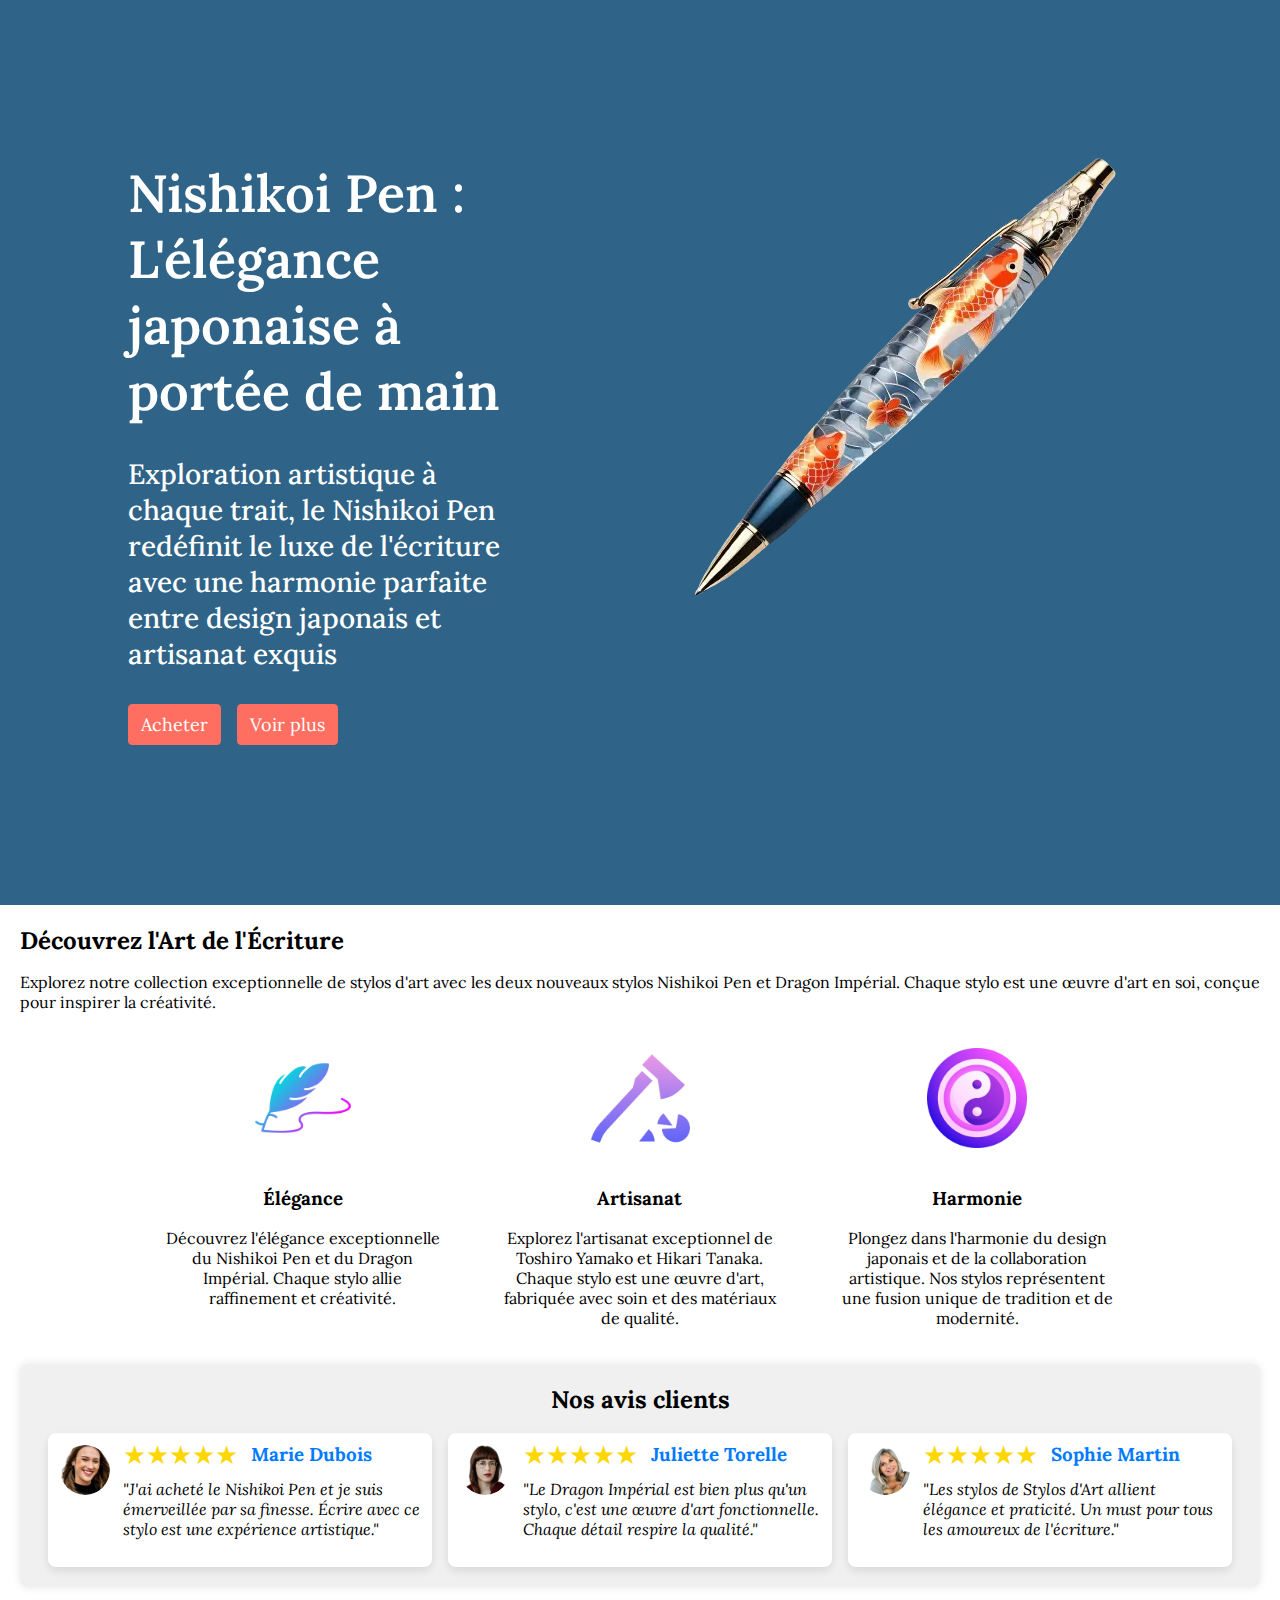
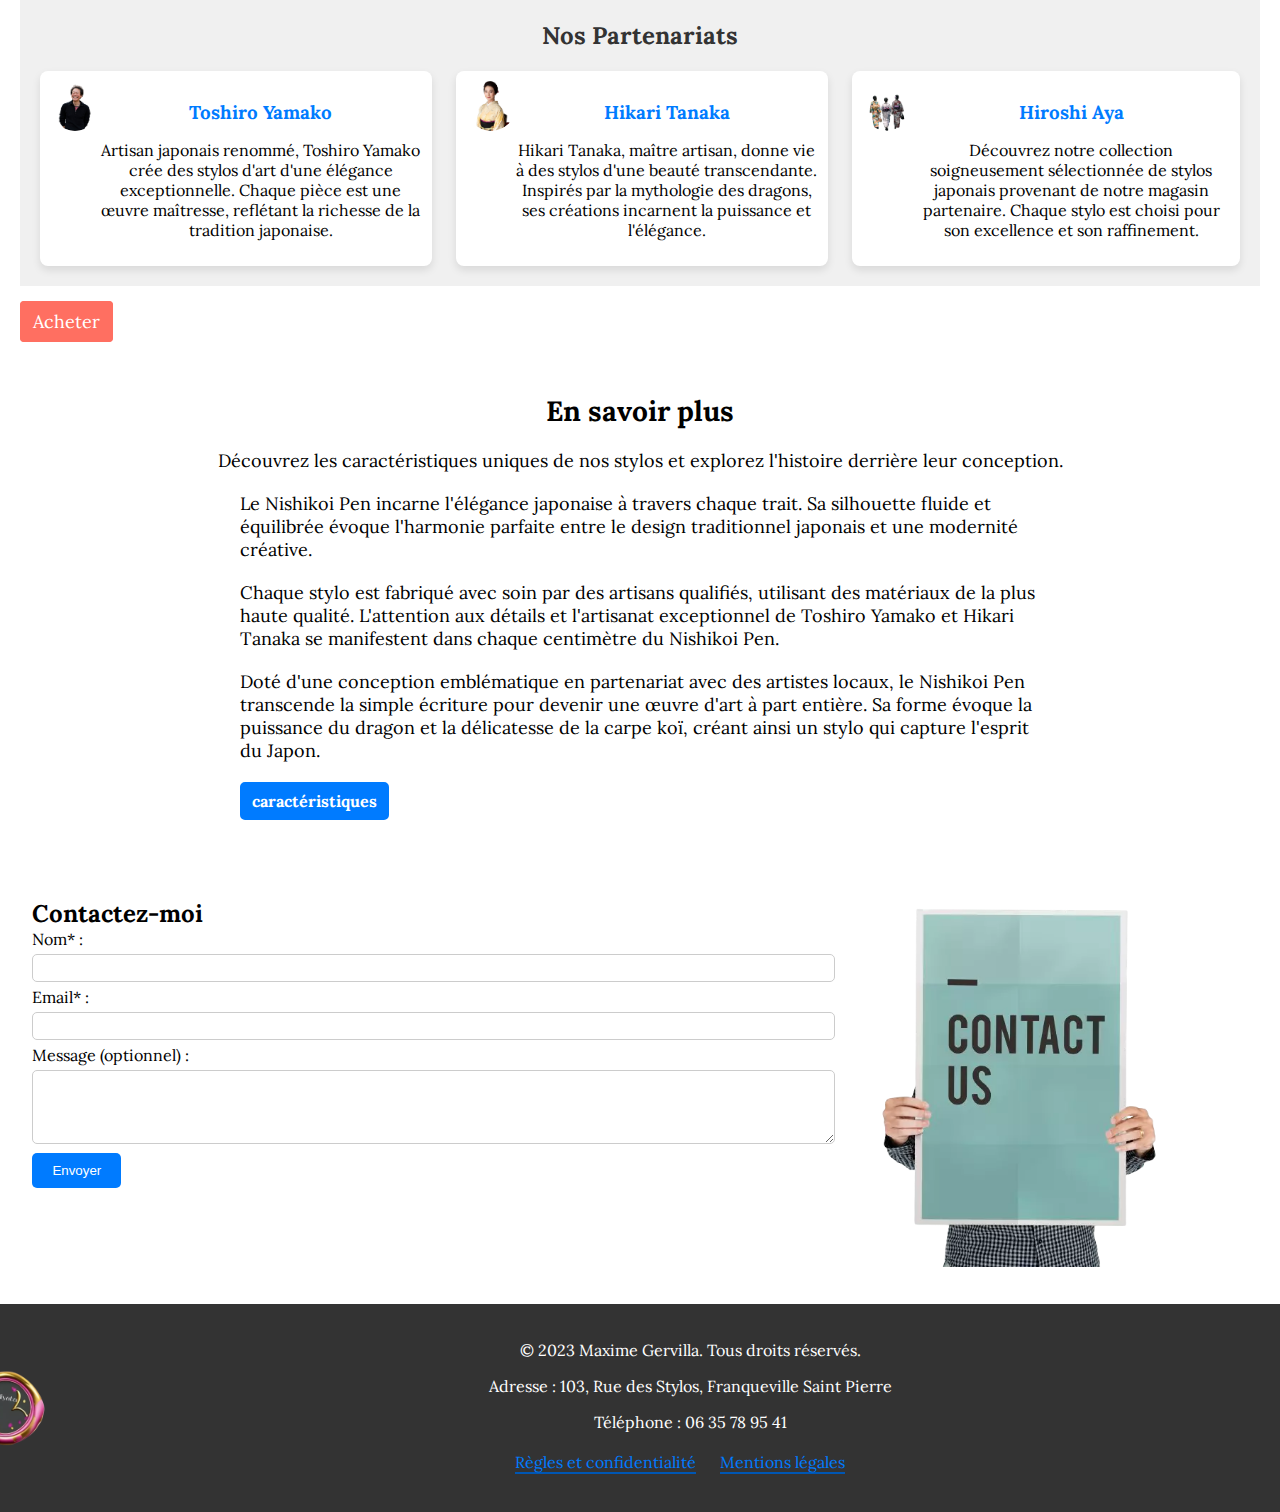
<file: index.html>
<!DOCTYPE html>
<html lang="fr">
<head>
    <meta charset="utf-8">
    <meta name="viewport" content="width=device-width, initial-scale=1">
    <link rel="preconnect" href="https://fonts.googleapis.com">
    <link rel="preconnect" href="https://fonts.gstatic.com" crossorigin>
    <link href="https://fonts.googleapis.com/css2?family=Lora&display=swap" rel="stylesheet">
    <link href="style.css" rel="stylesheet">
    <title>Stylo d'art japonais</title>
    <meta name="description" content="Bonjour, nouveau stylo exceptionnel en partenariat avec des artisans tout droit venu du Japon."> 
</head>
<body>

    <section class="hero-banner">
        <div class="description">
            <h1>Nishikoi Pen : L'élégance japonaise à portée de main</h1>
            <h2>Exploration artistique à chaque trait, le Nishikoi Pen redéfinit le luxe de l'écriture avec une harmonie parfaite entre design japonais et artisanat exquis</h2>
            <div class="action-calls">
                <a href="https://ecommerce4140.wordpress.com" class="animated-button">
                    Acheter
                </a>
                <a href="#voir-plus" class="animated-button">
                    Voir plus
                </a>
            </div>
        </div>
        <img src="stylo.webp" alt="Stylo d'art Carpe" class="image">
    </section>

    <main class="principal">
        <h2 class="titre">Découvrez l'Art de l'Écriture</h2>
        <p>Explorez notre collection exceptionnelle de stylos d'art avec les deux nouveaux stylos Nishikoi Pen et Dragon Impérial. Chaque stylo est une œuvre d'art en soi, conçue pour inspirer la créativité.</p>

        <section class="caracteristiques" style="display: flex;">
            <div class="caracteristique elegance">
                <img src="plume.webp" alt="plume" class="">
                <h3>Élégance</h3>
                <p>Découvrez l'élégance exceptionnelle du Nishikoi Pen et du Dragon Impérial. Chaque stylo allie raffinement et créativité.</p>
            </div>
        
            <div class="caracteristique artisanat">
                <img src="artisant.webp" alt="artisant" class="">
                <h3>Artisanat</h3>
                <p>Explorez l'artisanat exceptionnel de Toshiro Yamako et Hikari Tanaka. Chaque stylo est une œuvre d'art, fabriquée avec soin et des matériaux de qualité.</p>
            </div>
        
            <div class="caracteristique harmonie">
                <img src="harmonie.webp" alt="harmonie" class="">
                <h3>Harmonie</h3>
                <p>Plongez dans l'harmonie du design japonais et de la collaboration artistique. Nos stylos représentent une fusion unique de tradition et de modernité.</p>
            </div>
        </section>

        <section class="avis">
            <h2 class="avis-titre">Nos avis clients</h2>

            <div class="avis-container">
                <div class="avis-item">
                    <img src="marie.webp" alt="Avatar de Marie Dubois" class="avatar">
                    <div class="parent">
                        <div class="etoiles">
                            <span class="star">&#9733;</span>
                            <span class="star">&#9733;</span>
                            <span class="star">&#9733;</span>
                            <span class="star">&#9733;</span>
                            <span class="star">&#9733;</span>
                            <br>
                            <h3>Marie Dubois</h3>
                        </div>
                        <div class="text-avis">
                            <p>"J'ai acheté le Nishikoi Pen et je suis émerveillée par sa finesse. Écrire avec ce stylo est une expérience artistique."</p>
                        </div>
                    </div>
                </div>

                <div class="avis-item">
                    <img src="juliette.webp" alt="Avatar de Paul Lambert" class="avatar">
                    <div class="parent">
                        <div class="etoiles">
                            <span class="star">&#9733;</span>
                            <span class="star">&#9733;</span>
                            <span class="star">&#9733;</span>
                            <span class="star">&#9733;</span>
                            <span class="star">&#9733;</span>
                            <br>
                            <h3>Juliette Torelle</h3>
                        </div>
                        <div class="text-avis">
                            <p>"Le Dragon Impérial est bien plus qu'un stylo, c'est une œuvre d'art fonctionnelle. Chaque détail respire la qualité."</p>
                        </div>
                    </div>
                </div>

                <div class="avis-item">
                    <img src="sophie_1.webp" alt="Avatar de Sophie Martin" class="avatar">
                    <div class="parent">
                        <div class="etoiles">
                            <span class="star">&#9733;</span>
                            <span class="star">&#9733;</span>
                            <span class="star">&#9733;</span>
                            <span class="star">&#9733;</span>
                            <span class="star">&#9733;</span>
                            <br>
                            <h3>Sophie Martin</h3>
                        </div>
                        <div class="text-avis">
                            <p>"Les stylos de Stylos d'Art allient élégance et praticité. Un must pour tous les amoureux de l'écriture."</p>
                        </div>
                    </div>
                </div>
            </div>
        </section>


        <section class="ToutLesPartenaires">
            <h2 id="partenaire-titre">Nos Partenariats</h2>
            <div class="partenariat">
                <div class="parent-Toshiro">
                    <img src="Toshiro_1.webp" alt="Toshiro Yamako" class="avatar"> 
                    <div class="partenaire">
                        <h3>Toshiro Yamako</h3>
                        <p>Artisan japonais renommé, Toshiro Yamako crée des stylos d'art d'une élégance exceptionnelle. Chaque pièce est une œuvre maîtresse, reflétant la richesse de la tradition japonaise.</p>
                    </div>
                </div>

                <div class="parent-Hikari">
                    <img src="Hikari.webp" alt="Hikari Tanaka" class="avatar">
                    <div class="partenaire">
                        <h3>Hikari Tanaka</h3>
                        <p>Hikari Tanaka, maître artisan, donne vie à des stylos d'une beauté transcendante. Inspirés par la mythologie des dragons, ses créations incarnent la puissance et l'élégance.</p>
                    </div>
                </div>

                <div class="parent-Aya">
                    <img src="aya.webp" alt="Aya" class="avatar">
                    <div class="partenaire">
                        <h3>Hiroshi Aya</h3>
                        <p>Découvrez notre collection soigneusement sélectionnée de stylos japonais provenant de notre magasin partenaire. Chaque stylo est choisi pour son excellence et son raffinement.</p>
                    </div>
                </div>
            </div>            
        </section>

        <span><a href="https://ecommerce4140.wordpress.com" class="lien">Acheter</a></span>

        <section id="voir-plus">
            <h2>En savoir plus</h2>
            <p>Découvrez les caractéristiques uniques de nos stylos et explorez l'histoire derrière leur conception.</p>
            <div class="description-container">
                <div class="text-voir-plus">
                    <p>
                        Le Nishikoi Pen incarne l'élégance japonaise à travers chaque trait. Sa silhouette fluide et équilibrée
                        évoque l'harmonie parfaite entre le design traditionnel japonais et une modernité créative.
                    </p>
                    <p>
                        Chaque stylo est fabriqué avec soin par des artisans qualifiés, utilisant des matériaux de la plus haute qualité.
                        L'attention aux détails et l'artisanat exceptionnel de Toshiro Yamako et Hikari Tanaka se manifestent dans chaque
                        centimètre du Nishikoi Pen.
                    </p>
                    <p>
                        Doté d'une conception emblématique en partenariat avec des artistes locaux, le Nishikoi Pen transcende la simple
                        écriture pour devenir une œuvre d'art à part entière. Sa forme évoque la puissance du dragon et la délicatesse de la
                        carpe koï, créant ainsi un stylo qui capture l'esprit du Japon.
                    </p>
                </div>
                <details class="details-content">
                    <summary class="detail">caractéristiques</summary>
                    <p><strong>Poids:</strong> 25 g</p>
                    <p><strong>Matériaux:</strong> Métal, laque japonaise</p>
                    <p><strong>Dimensions:</strong> 14 cm x 1 cm</p>
                </details>
            </div>
        </section>
        

        <section class="contact">
            <div class="contact-form">
                <h2 class="titre">Contactez-moi</h2>
                <form action="traitement_formulaire.php" method="post">
                    <label for="nom">Nom* :</label>
                    <input type="text" id="nom" name="nom" class="input" required><br>
                    <label for="email">Email* :</label>
                    <input type="email" id="email" name="email" class="input" required><br>
                    <label for="message">Message (optionnel) :</label>
                    <textarea id="message" name="message" rows="4" class="textarea-field" required></textarea><br>
                    <input type="submit" value="Envoyer" class="submit-button">
                </form>
            </div>
            <div class="contact-image">
                <img src="contact.webp" alt="Image de contact">
            </div>
        </section>

    </main>
    <footer class="footer">
        <div class="logo"> 
            <img src="miyata.webp" alt="Logo">
        </div> 
        <div>
            <p>&copy; 2023 Maxime Gervilla. Tous droits réservés.</p>
            <p>Adresse : 103, Rue des Stylos, Franqueville Saint Pierre</p>
            <p>Téléphone : 06 35 78 95 41</p>
            <div class="mentions-links">
                <a href="regles-confidentialite.html" class="footer-link">Règles et confidentialité</a>
                <a href="mentions-legales.html" class="footer-link">Mentions légales</a>
            </div>
        </div>
    </footer>
</body>
</html>
</file>
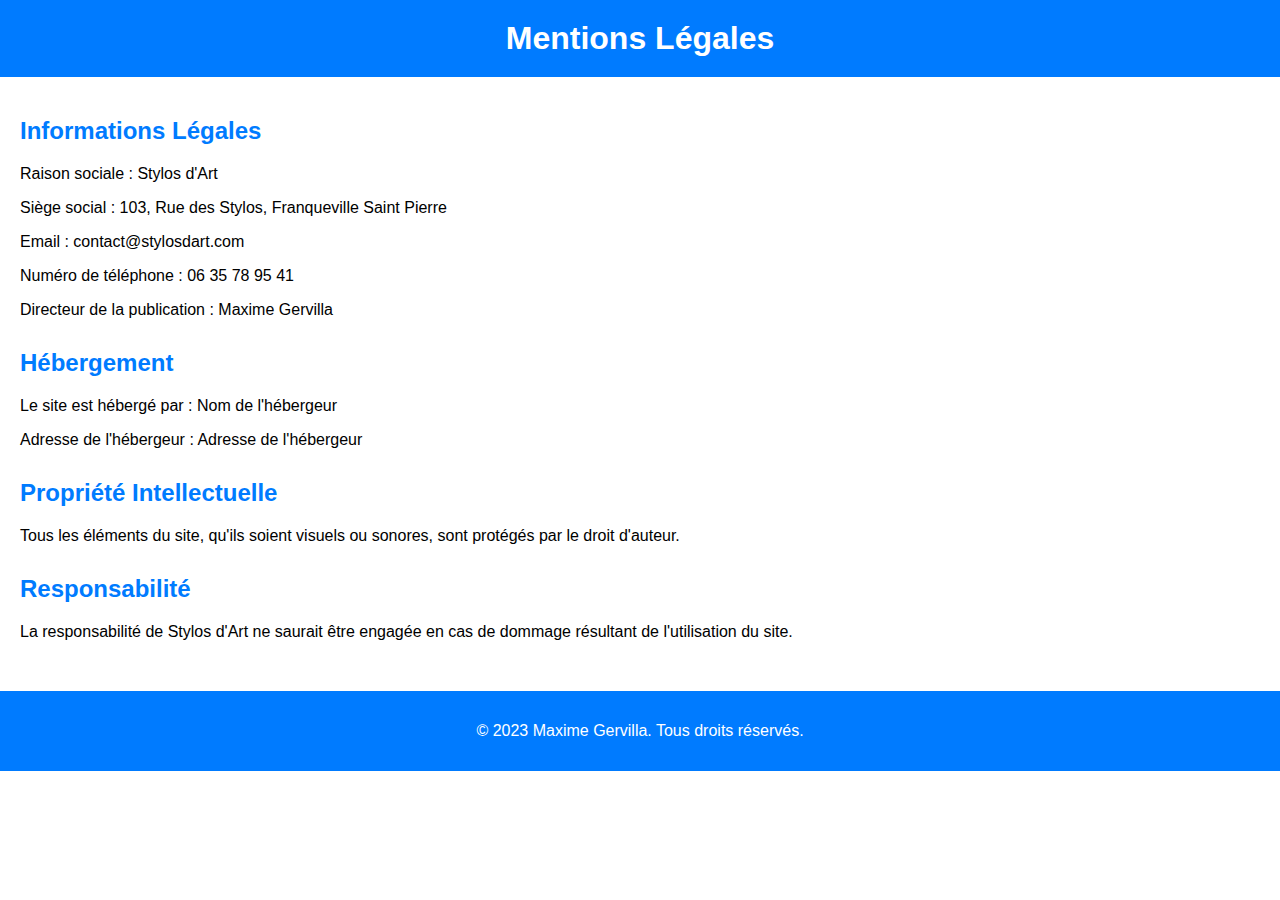
<file: mentions-legales.html>
<!DOCTYPE html>
<html lang="fr">
    <head>
        <meta charset="utf-8">
        <meta name="viewport" content="width=device-width, initial-scale=1">
        <link rel="stylesheet" href="style-mentions.css">
        <title>Mentions Légales</title>
    </head>
    <body>

        <header>
            <h1>Mentions Légales</h1>
        </header>

        <main>
            <section>
                <h2>Informations Légales</h2>
                <p>Raison sociale : Stylos d'Art</p>
                <p>Siège social : 103, Rue des Stylos, Franqueville Saint Pierre</p>
                <p>Email : contact@stylosdart.com</p>
                <p>Numéro de téléphone : 06 35 78 95 41</p>
                <p>Directeur de la publication : Maxime Gervilla</p>
            </section>

            <section>
                <h2>Hébergement</h2>
                <p>Le site est hébergé par : Nom de l'hébergeur</p>
                <p>Adresse de l'hébergeur : Adresse de l'hébergeur</p>
            </section>

            <section>
                <h2>Propriété Intellectuelle</h2>
                <p>Tous les éléments du site, qu'ils soient visuels ou sonores, sont protégés par le droit d'auteur.</p>
            </section>

            <section>
                <h2>Responsabilité</h2>
                <p>La responsabilité de Stylos d'Art ne saurait être engagée en cas de dommage résultant de l'utilisation du site.</p>
            </section>
        </main>

        <footer>
            <p>&copy; 2023 Maxime Gervilla. Tous droits réservés.</p>
        </footer>

    </body>
</html>
</file>
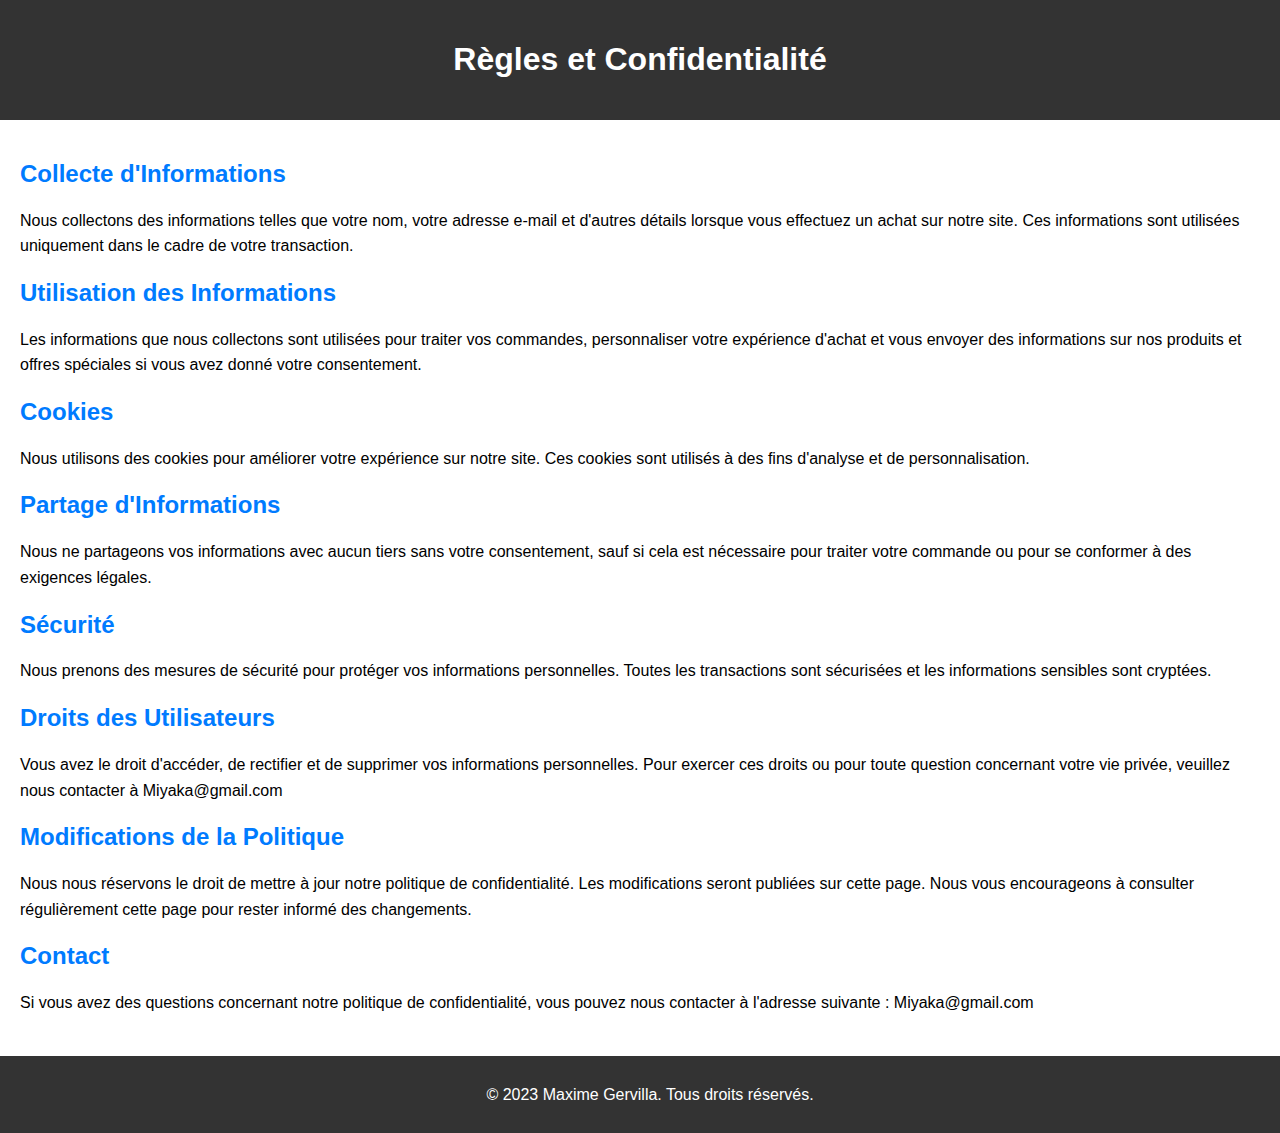
<file: regles-confidentialite.html>
<!DOCTYPE html>
<html lang="fr">
    <head>
        <meta charset="utf-8">
        <meta name="viewport" content="width=device-width, initial-scale=1">
        <link rel="stylesheet" href="style-regles.css">
        <title>Règles et Confidentialité</title>
    </head>
    <body>

        <header>
            <h1>Règles et Confidentialité</h1>
        </header>

        <main>
            <section>
                <h2>Collecte d'Informations</h2>
                <p>Nous collectons des informations telles que votre nom, votre adresse e-mail et d'autres détails lorsque vous effectuez un achat sur notre site. Ces informations sont utilisées uniquement dans le cadre de votre transaction.</p>
            </section>

            <section>
                <h2>Utilisation des Informations</h2>
                <p>Les informations que nous collectons sont utilisées pour traiter vos commandes, personnaliser votre expérience d'achat et vous envoyer des informations sur nos produits et offres spéciales si vous avez donné votre consentement.</p>
            </section>

            <section>
                <h2>Cookies</h2>
                <p>Nous utilisons des cookies pour améliorer votre expérience sur notre site. Ces cookies sont utilisés à des fins d'analyse et de personnalisation.</p>
            </section>

            <section>
                <h2>Partage d'Informations</h2>
                <p>Nous ne partageons vos informations avec aucun tiers sans votre consentement, sauf si cela est nécessaire pour traiter votre commande ou pour se conformer à des exigences légales.</p>
            </section>

            <section>
                <h2>Sécurité</h2>
                <p>Nous prenons des mesures de sécurité pour protéger vos informations personnelles. Toutes les transactions sont sécurisées et les informations sensibles sont cryptées.</p>
            </section>

            <section>
                <h2>Droits des Utilisateurs</h2>
                <p>Vous avez le droit d'accéder, de rectifier et de supprimer vos informations personnelles. Pour exercer ces droits ou pour toute question concernant votre vie privée, veuillez nous contacter à Miyaka@gmail.com</p>
            </section>

            <section>
                <h2>Modifications de la Politique</h2>
                <p>Nous nous réservons le droit de mettre à jour notre politique de confidentialité. Les modifications seront publiées sur cette page. Nous vous encourageons à consulter régulièrement cette page pour rester informé des changements.</p>
            </section>

            <section>
                <h2>Contact</h2>
                <p>Si vous avez des questions concernant notre politique de confidentialité, vous pouvez nous contacter à l'adresse suivante : Miyaka@gmail.com</p>
            </section>
        </main>

        <footer>
            <p>&copy; 2023 Maxime Gervilla. Tous droits réservés.</p>
        </footer>

    </body>
</html>
</file>
<file: style.css>
/* Styles généraux */
body {
    font-family: 'Lora', serif;
    margin: 0;
    padding: 0;
}


a {
    text-decoration: none;
}

h1, h2 {
    margin: 0;
}

/* Hero banner styles */
.hero-banner {
    display: flex;
    justify-content: space-between;
    gap: 128px;

    padding: 10vw;
    background-color: #2f6488;
}

.hero-banner .description {
    display: flex;
    flex-direction: column;
    gap: 32px;

    padding: 32px 0;
}

.hero-banner .description h1 {
    color: white;
    font-size: 52px;
    font-weight: 600;
}

.hero-banner .description h2 {
    color: white;
    font-size: 28px;
    font-weight: 500;
}

.hero-banner .description .action-calls {
    display: flex;
    gap: 16px;
}

.hero-banner .description .action-calls a:hover {
    color: white;
    border-color: white;
}

.hero-banner img {
    width: 500px;
    height: 500px;
    border-radius: 8px;
}

.animated-button {
    padding: 8px 12px;
    font-size: 18px;
    color: white;
    border-radius: 4px;
    background-color: #ff6f61;
    border: 1px solid #ff6f61;
    transition: .3s ease;
}

.animated-button:hover {
    cursor: pointer;
    color: #ff6f61;
    background-color: transparent;
    transition: .3s ease;
}

/* format téléphone SE */

/* Media Query pour le format téléphone SE */
@media only screen and (max-width: 376px) {
    .hero-banner {
        gap: 16px;
        padding: 5vw;
        display: flex;
        flex-direction: column;
    }

    .hero-banner .description {
        gap: 16px;
    }

    .hero-banner .description h1 {
        font-size: 30px;
    }

    .hero-banner .description h2 {
        font-size: 18px;
    }

    .hero-banner .description .action-calls {
        gap: 30px;
    }

    .hero-banner .description .action-calls a {
        padding: 10px 20px;
        font-size: 14px;
    }

    .hero-banner img {
        width: 80%;
        height: auto;
    }

    .animated-button {
        padding: 6px 10px;
        font-size: 14px;
    }
}


/* Styles pour la section principale */
.principal {
    padding: 20px;
}

.contactTitre {
    font-size: 24px;
}

/* section caractéristique */

.caracteristiques {
    display: flex;
    justify-content: space-around;
    gap: 20px;
    margin: 0 10%;
}

.caracteristique {
    flex: 1;
    text-align: center;
    padding: 20px;
    border-radius: 8px;
}

.caracteristique img {
    width: 100px;
    height: auto;
    margin-bottom: 15px;
}

.elegance:hover img {
    animation: scaleIcon 0.5s ease-in-out infinite; /* Ajoute une animation de mise à l'échelle infinie */
}

@keyframes scaleIcon {
    0%, 100% { transform: scale(1); }
    50% { transform: scale(1.2); }
}

/* artisanat animation */

.artisanat:hover img {
    animation: chopWood 0.5s linear infinite; /* Animation de rotation continue */
}

@keyframes chopWood {
    0%, 100% { transform: rotate(0deg) translateY(0); }
    25% { transform: rotate(10deg) translateY(-2px); }
    50% { transform: rotate(0deg) translateY(0); }
    75% { transform: rotate(-10deg) translateY(-2px); }
}

/* harmonie animation */

.harmonie:hover img {
    animation: rotateIcon 0.5s ease-in-out infinite; /* Ajoute une animation de rotation infinie */
}

@keyframes rotateIcon {
    0% { transform: rotate(0deg); }
    50% { transform: rotate(180deg); }
    100% { transform: rotate(360deg); }
}

/* format téléphone SE */

@media only screen and (max-width: 376px) {
    .caracteristiques {
        flex-direction: column;
        gap: 0px;
        margin: 0 5%;
    }

    .caracteristique {
        flex: 1;
        text-align: center;
        padding: 16px;
        border-radius: 8px;
        width: 100%;
        position: relative;
        right: 5%;
    }

    .caracteristique img {
        width: 80px;
        height: auto;
        margin-bottom: 10px;
    }
}

/* fin */

/* Section image */
.image {
    width: 300px;
    margin: 10px;
}

.lien {
    padding: 8px 12px;
    font-size: 18px;
    color: white;
    border-radius: 4px;
    background-color: #ff6f61;
    border: 1px solid #ff6f61;
    transition: .3s ease;
}

.lien:hover {
    cursor: pointer;
    color: #ff6f61;
    background-color: transparent;
    transition: .3s ease;
}

/* fin */

/* Style avis */

.avis {
    padding: 20px;
    border-radius: 8px;
    box-shadow: 0 0 10px rgba(0, 0, 0, 0.1);
    background-color: #f0f0f0;
    margin-bottom: 1%;
}

.avis-titre {
    text-align: center;
    margin-bottom: 2vh;
}

.avis-container {
    display: flex;
    justify-content: space-around;
}

.avis-item {
    display: flex;
    width: 30%;
    background-color: #fff;
    padding: 1%;
    border-radius: 8px;
    box-shadow: 0 4px 8px rgba(0, 0, 0, 0.1);
    text-align: left;
    transition: transform 0.3s ease;
    position: relative;
    gap: 1vw;
}

.etoiles {
    display: flex;
    height: 2vh;
    align-items: center;
}

.star {
    font-size: 2vw;
    color: #FFD700;
}

.etoiles .star {
    animation: rotateStars 5s linear infinite;
}

@keyframes rotateStars {
    0% { transform: rotate(0deg); }
    100% { transform: rotate(360deg); }
}

.avis-item:hover {
    transform: scale(1.05);
}

.avatar {
    width: 50px;
    height: 50px;
    border-radius: 50%;
}

.text-avis {
    display: flex;
    flex-direction: column;
}

.etoiles h3 {
    color: #007BFF;
    position: relative;
    left: 1vw;
}

.text-avis p {
    font-style: italic;
}

@media only screen and (max-width: 376px) {
    .star {
        font-size: 5vw;
        color: #FFD700;
    }

    .etoiles {
        display: flex;
        height: 7vh;
        align-items: center;
    }

    .etoiles h3 {
        color: #007BFF;
        position: relative;
        left: 4vw;
    }

    .avis {
        gap: 10px;
        position: relative;
        display: flex;
        flex-direction: column;
    }

    .avis-container {
        flex-direction: column;
        gap: 16px;
    }

    .avis-item {
        width: 100%;
    }
}


/* Styles partenaires */

.ToutLesPartenaires {
    background-color: #f0f0f0;
    padding: 20px;
    margin-bottom: 2%;
}

#partenaire-titre {
    color: #333;
    font-size: 1.5em;
    margin-bottom: 15px;
    text-align: center;
}

.transition {
    transition: background-color 0.3s ease;
}

.partenariat {
    display: flex;
    justify-content: space-around;
    margin-top: 20px;
    transition: transform 0.3s ease;
    gap: 2%;
}

.partenaire:hover {
    transform: scale(1.05);
}

.parent-Toshiro {
    display: flex;
    background-color: #fff;
    padding: 10px;
    border-radius: 8px;
    text-align: center;
    box-shadow: 0 4px 8px rgba(0, 0, 0, 0.1);
    transition: transform 0.3s ease;
}

.parent-Toshiro:hover {
    transform: scale(1.05);
}

.parent-Hikari {
    display: flex;
    background-color: #fff;
    padding: 10px;
    border-radius: 8px;
    text-align: center;
    box-shadow: 0 4px 8px rgba(0, 0, 0, 0.1);
    transition: transform 0.3s ease;
}

.parent-Hikari:hover {
    transform: scale(1.05);
}

.parent-Aya {
    display: flex;
    background-color: #fff;
    padding: 10px;
    border-radius: 8px;
    text-align: center;
    box-shadow: 0 4px 8px rgba(0, 0, 0, 0.1);
    transition: transform 0.3s ease;
}

.parent-Aya:hover {
    transform: scale(1.05);
}

.partenaire {
    width: 100%;
    transition: transform 0.3s ease;
}

.partenaire h3 {
    color: #007BFF;
    margin-bottom: 10px;
}

/* partenaire format téléphone SE */

@media screen and (max-width: 376px) {
    .partenariat {
        flex-direction: column;
    }

    .partenaire p {
        text-align: left;
    }

    .parent-Toshiro,
    .parent-Hikari,
    .parent-Aya {
        margin-bottom: 20px; /* Espace entre les partenaires */
    }

    .ToutLesPartenaires {
        margin-bottom: 3vh;
    }
}

/* fin */

/* style voir plus */

#voir-plus {
    padding: 40px;
    text-align: center;
    margin-top: 20px;
    border-radius: 8px;
}

#voir-plus h2 {
    font-size: 28px;
    margin-bottom: 20px;
}

#voir-plus p {
    font-size: 18px;
    margin-bottom: 20px;
}

.description-container {
    max-width: 800px;
    margin: 0 auto;
    text-align: left;
}

.details-content {
    border-radius: 8px;
    text-align: left;
}

.details-content p {
    margin: 10px 0;
}

.detail:hover {
    color: #0056b3;
    border-color: #0056b3;
    background-color: #fff;
}

.detail {
    cursor: pointer;
    color: #fff; 
    font-weight: bold;
    display: inline-block;
    padding: 7px 10px;
    background-color: #007BFF;
    border: 2px solid #007BFF;
    border-radius: 5px;
    transition: background-color 0.3s, color 0.3s;
}

/* voir plus format téléphone SE */

@media screen and (max-width: 376px) {
    #voir-plus p{
        text-align: left;
    }
}

/* fin */

/* Style contact */
.contact {
    display: flex;
    padding: 1%;
    margin-top: 2%;
}

.contact-form {
    flex: 2; 
    padding-right: 20px;
}

.input,
.textarea-field {
    width: 100%;
    padding-top: 10px;
    margin: 5px 0;
    border: 1px solid #ccc;
    border-radius: 5px;
}

.submit-button {
    background-color: #007BFF;
    color: white;
    padding: 10px 20px;
    border: none;
    border-radius: 5px;
    cursor: pointer;
}

.submit-button:hover {
    background-color: #0056b3;
}

.contact-image {
    flex: 1;
    max-width: 33%;
}

.contact-image img {
    width: 85%; 
    border-radius: 5px;
}

/* contact format téléphone SE */

@media screen and (max-width: 376px) {
    .contact h2 {
        font-size: 3.5vh;
        margin-bottom: 1.5vh;
    }

    .contact-image {
        display: none;
    }
}

/* fin */

/* Style footer */
.footer {
    text-align: center;
    padding: 20px;
    background-color: #333;
    color: white;
    display: flex;
    justify-content: center;
    align-items: center;
}

.logo {
    position: relative;
    right: 35%;
    max-height: 100px;
}

@media screen and (max-width: 376px) {
   .logo {
        right: 5%;
   }

   .logo img {
        width: 70px;
   }

   .footer {
    align-items: normal;
   }
}

/* mention légal et confidentialiter */

.mentions-links {
    text-align: center;
    margin: 20px 0;
}

.mentions-links a {
    margin-right: 20px;
    text-decoration: none;
    color: #007BFF;
    border-bottom: 2px solid #0056b3;
    transition: border-bottom 0.3s ease;
}

.mentions-links a:hover {
    border-bottom: 1px solid white;
}

/* logo */

.logo img{
    max-width: 100px;
}

/* fin */

summary::marker {
    content: "";
}
</file>
<file: style-mentions.css>
body {
    font-family: 'Arial', sans-serif;
    margin: 0;
    padding: 0;
}

header {
    background-color: #007BFF;
    color: #fff;
    text-align: center;
    padding: 20px;
}

h1 {
    margin: 0;
}

main {
    padding: 20px;
}

section {
    margin-bottom: 30px;
}

h2 {
    color: #007BFF;
}

footer {
    background-color: #007BFF;
    color: #fff;
    padding: 15px;
    text-align: center;
}

.footer p {
    margin: 5px 0;
}
</file>
<file: style-regles.css>
body {
    font-family: Arial, sans-serif;
    margin: 0;
    padding: 0;
    box-sizing: border-box;
}

header {
    background-color: #333;
    color: white;
    text-align: center;
    padding: 20px;
}

main {
    padding: 20px;
}

section {
    margin-bottom: 20px;
}

h2 {
    color: #007BFF;
}

p {
    line-height: 1.6;
}

footer {
    background-color: #333;
    color: white;
    text-align: center;
    padding: 10px;
    bottom: 0;
    width: 100%;
}
</file>
